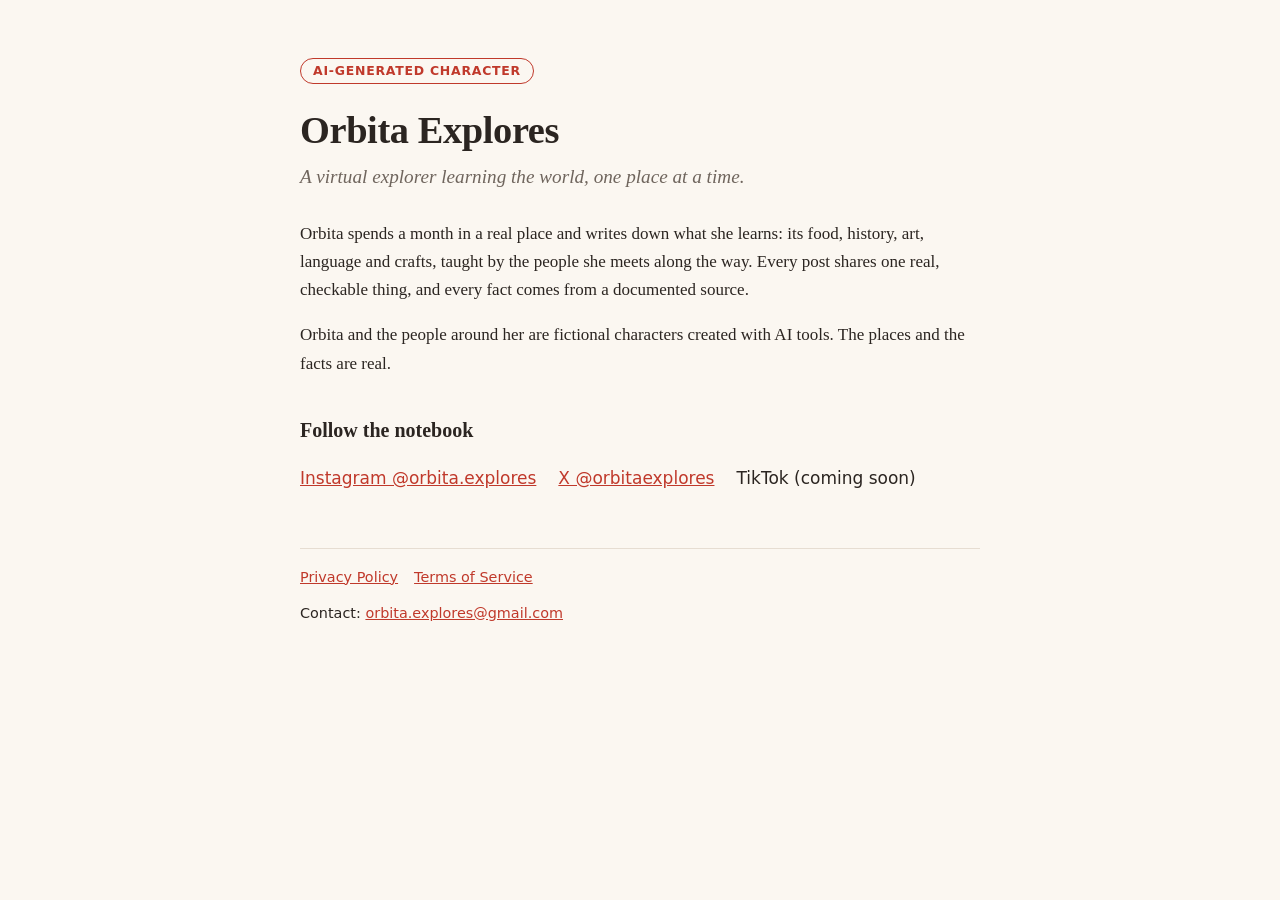
<file: index.html>
<!doctype html>
<html lang="en">
<head>
<meta charset="utf-8">
<meta name="viewport" content="width=device-width, initial-scale=1">
<title>Orbita Explores</title>
<meta name="description" content="Orbita is a virtual explorer who spends a month in a real place and learns something verifiable every day. AI-generated character.">
<link rel="stylesheet" href="style.css">
<link rel="icon" href="/favicon.ico" sizes="any">
<link rel="icon" type="image/png" sizes="32x32" href="/favicon-32.png">
<link rel="apple-touch-icon" href="/apple-touch-icon.png">
</head>
<body>
<main>
  <span class="badge">AI-generated character</span>
  <h1>Orbita Explores</h1>
  <p class="tagline">A virtual explorer learning the world, one place at a time.</p>

  <p>Orbita spends a month in a real place and writes down what she learns: its food, history, art, language and crafts, taught by the people she meets along the way. Every post shares one real, checkable thing, and every fact comes from a documented source.</p>
  <p>Orbita and the people around her are fictional characters created with AI tools. The places and the facts are real.</p>

  <h2>Follow the notebook</h2>
  <ul class="links">
    <li><a href="https://www.instagram.com/orbita.explores/">Instagram @orbita.explores</a></li>
    <li><a href="https://x.com/orbitaexplores">X @orbitaexplores</a></li>
    <li>TikTok (coming soon)</li>
  </ul>

  <footer>
    <a href="privacy.html">Privacy Policy</a><a href="terms.html">Terms of Service</a>
    <p>Contact: <a href="mailto:orbita.explores@gmail.com">orbita.explores@gmail.com</a></p>
  </footer>
</main>
</body>
</html>
</file>
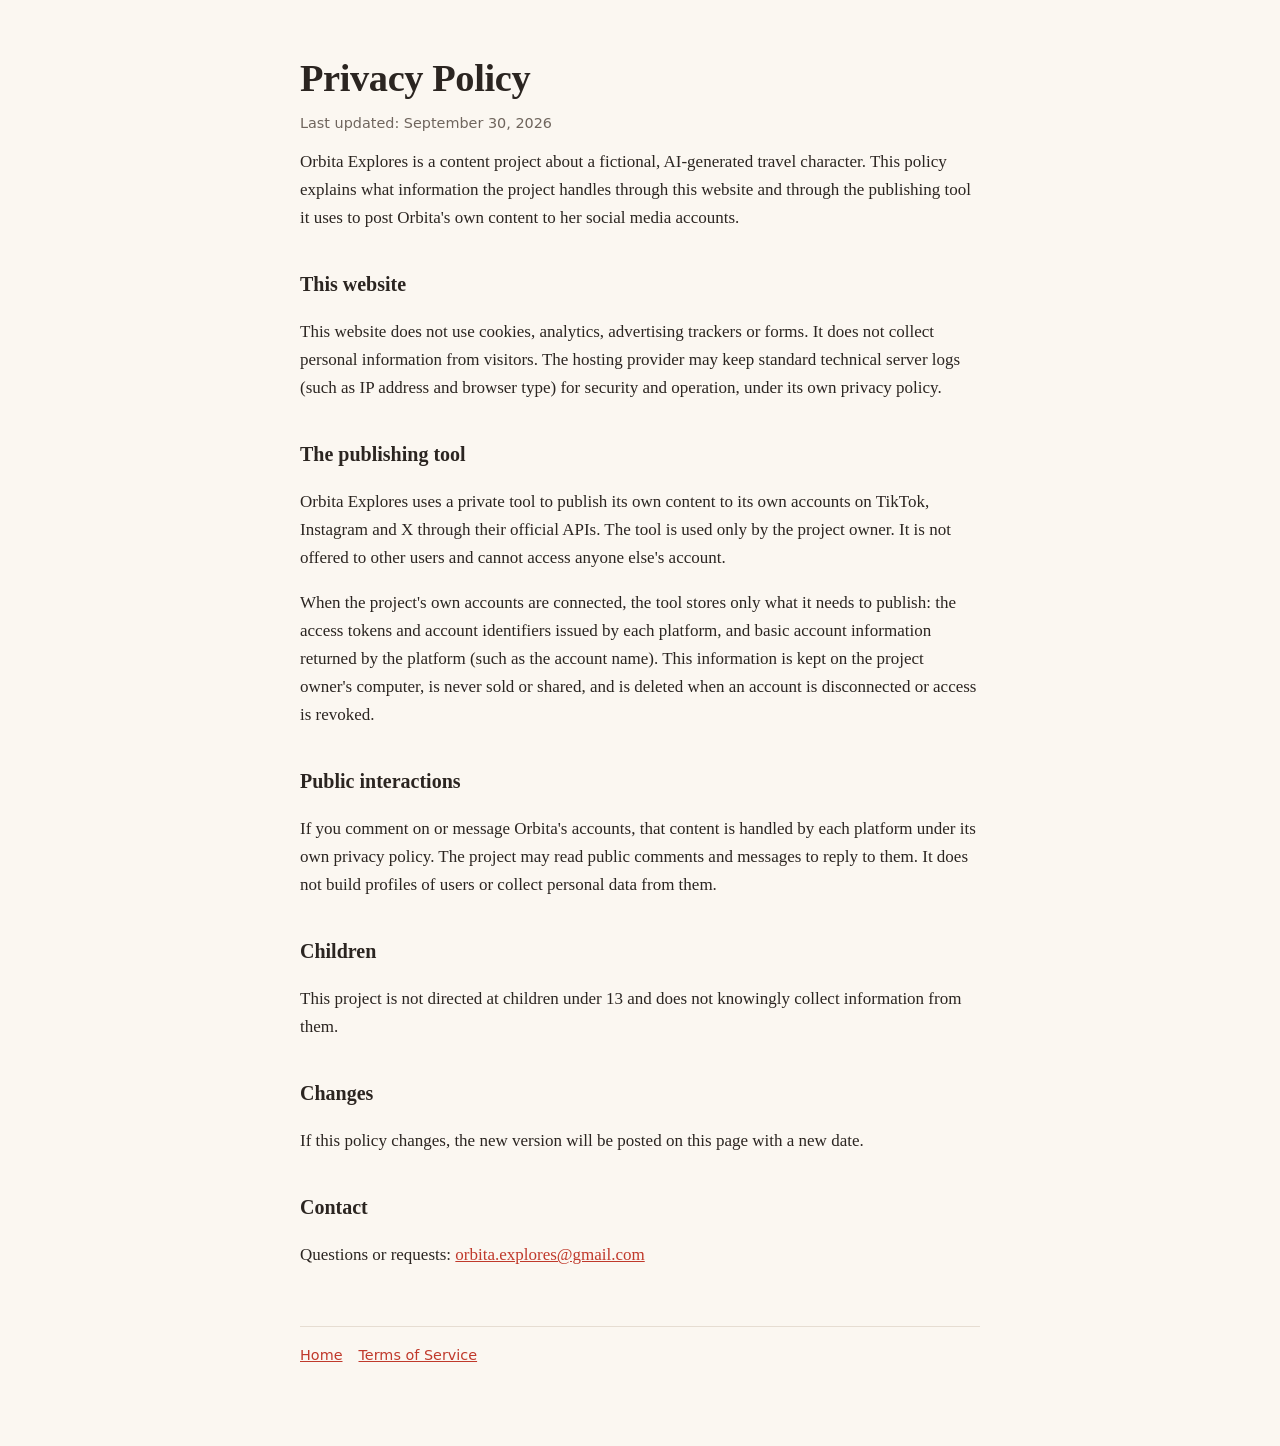
<file: privacy.html>
<!doctype html>
<html lang="en">
<head>
<meta charset="utf-8">
<meta name="viewport" content="width=device-width, initial-scale=1">
<title>Privacy Policy · Orbita Explores</title>
<link rel="stylesheet" href="style.css">
<link rel="icon" href="/favicon.ico" sizes="any">
<link rel="icon" type="image/png" sizes="32x32" href="/favicon-32.png">
<link rel="apple-touch-icon" href="/apple-touch-icon.png">
</head>
<body>
<main>
  <h1>Privacy Policy</h1>
  <p class="updated">Last updated: September 30, 2026</p>

  <p>Orbita Explores is a content project about a fictional, AI-generated travel character. This policy explains what information the project handles through this website and through the publishing tool it uses to post Orbita's own content to her social media accounts.</p>

  <h2>This website</h2>
  <p>This website does not use cookies, analytics, advertising trackers or forms. It does not collect personal information from visitors. The hosting provider may keep standard technical server logs (such as IP address and browser type) for security and operation, under its own privacy policy.</p>

  <h2>The publishing tool</h2>
  <p>Orbita Explores uses a private tool to publish its own content to its own accounts on TikTok, Instagram and X through their official APIs. The tool is used only by the project owner. It is not offered to other users and cannot access anyone else's account.</p>
  <p>When the project's own accounts are connected, the tool stores only what it needs to publish: the access tokens and account identifiers issued by each platform, and basic account information returned by the platform (such as the account name). This information is kept on the project owner's computer, is never sold or shared, and is deleted when an account is disconnected or access is revoked.</p>

  <h2>Public interactions</h2>
  <p>If you comment on or message Orbita's accounts, that content is handled by each platform under its own privacy policy. The project may read public comments and messages to reply to them. It does not build profiles of users or collect personal data from them.</p>

  <h2>Children</h2>
  <p>This project is not directed at children under 13 and does not knowingly collect information from them.</p>

  <h2>Changes</h2>
  <p>If this policy changes, the new version will be posted on this page with a new date.</p>

  <h2>Contact</h2>
  <p>Questions or requests: <a href="mailto:orbita.explores@gmail.com">orbita.explores@gmail.com</a></p>

  <footer>
    <a href="index.html">Home</a><a href="terms.html">Terms of Service</a>
  </footer>
</main>
</body>
</html>
</file>
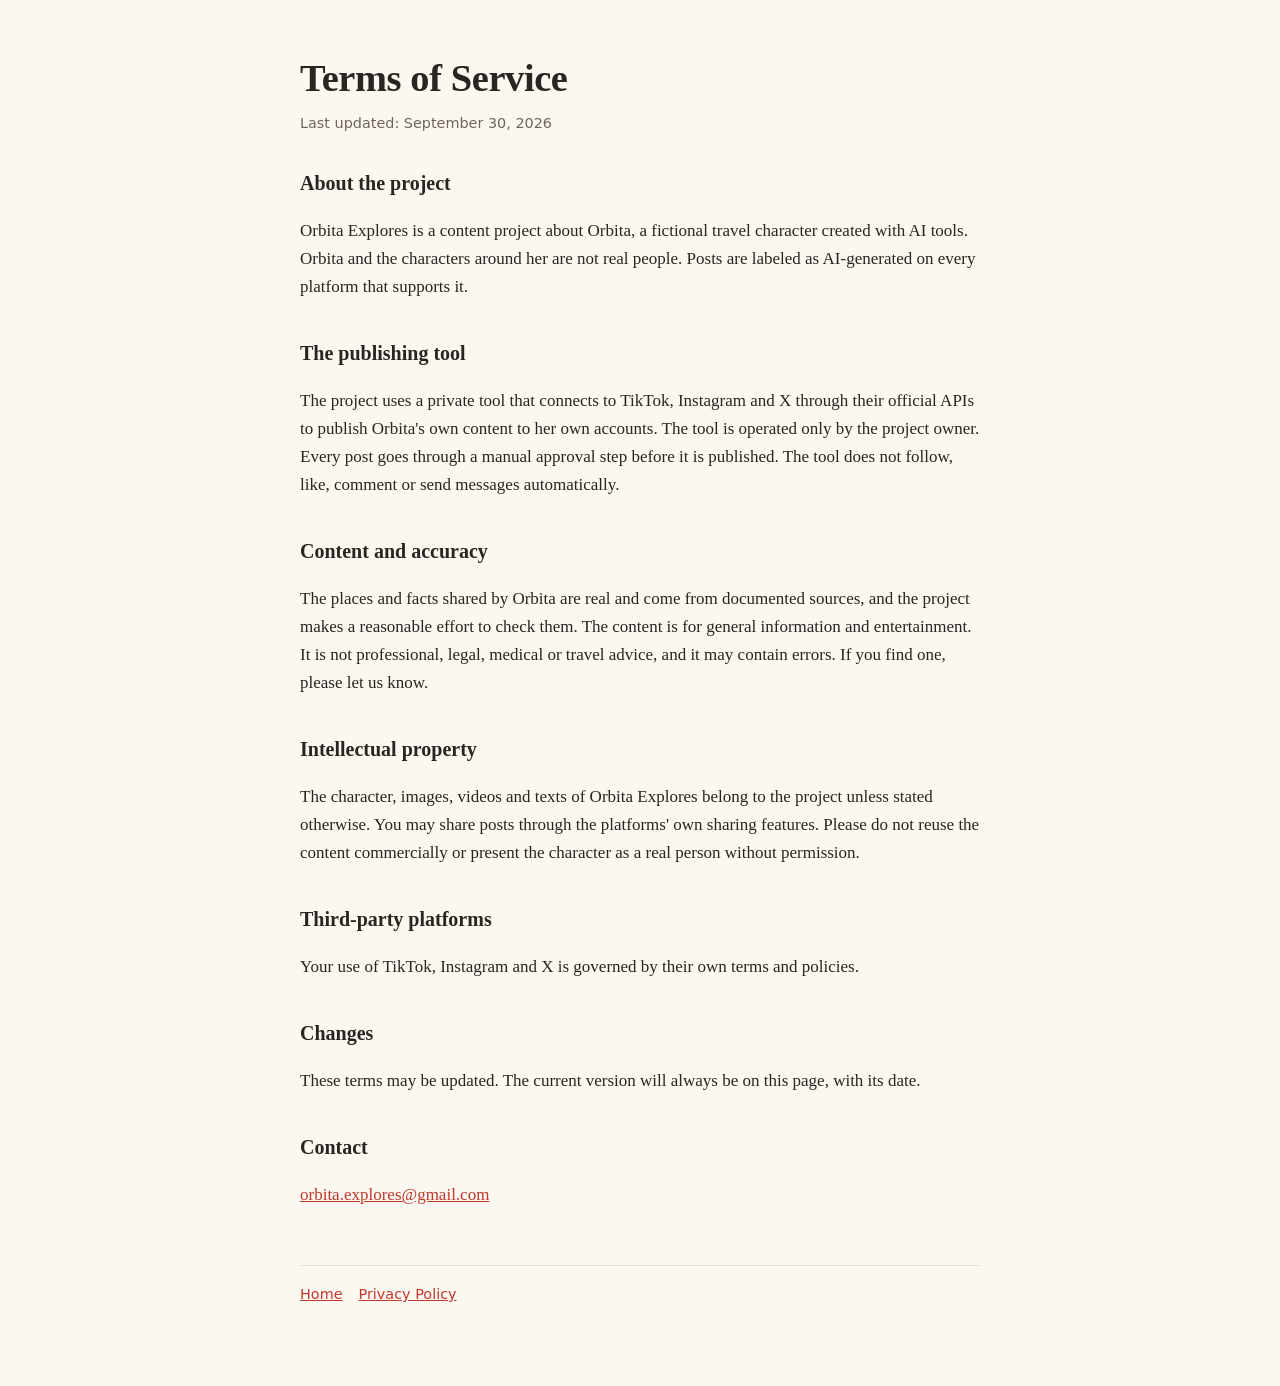
<file: terms.html>
<!doctype html>
<html lang="en">
<head>
<meta charset="utf-8">
<meta name="viewport" content="width=device-width, initial-scale=1">
<title>Terms of Service · Orbita Explores</title>
<link rel="stylesheet" href="style.css">
<link rel="icon" href="/favicon.ico" sizes="any">
<link rel="icon" type="image/png" sizes="32x32" href="/favicon-32.png">
<link rel="apple-touch-icon" href="/apple-touch-icon.png">
</head>
<body>
<main>
  <h1>Terms of Service</h1>
  <p class="updated">Last updated: September 30, 2026</p>

  <h2>About the project</h2>
  <p>Orbita Explores is a content project about Orbita, a fictional travel character created with AI tools. Orbita and the characters around her are not real people. Posts are labeled as AI-generated on every platform that supports it.</p>

  <h2>The publishing tool</h2>
  <p>The project uses a private tool that connects to TikTok, Instagram and X through their official APIs to publish Orbita's own content to her own accounts. The tool is operated only by the project owner. Every post goes through a manual approval step before it is published. The tool does not follow, like, comment or send messages automatically.</p>

  <h2>Content and accuracy</h2>
  <p>The places and facts shared by Orbita are real and come from documented sources, and the project makes a reasonable effort to check them. The content is for general information and entertainment. It is not professional, legal, medical or travel advice, and it may contain errors. If you find one, please let us know.</p>

  <h2>Intellectual property</h2>
  <p>The character, images, videos and texts of Orbita Explores belong to the project unless stated otherwise. You may share posts through the platforms' own sharing features. Please do not reuse the content commercially or present the character as a real person without permission.</p>

  <h2>Third-party platforms</h2>
  <p>Your use of TikTok, Instagram and X is governed by their own terms and policies.</p>

  <h2>Changes</h2>
  <p>These terms may be updated. The current version will always be on this page, with its date.</p>

  <h2>Contact</h2>
  <p><a href="mailto:orbita.explores@gmail.com">orbita.explores@gmail.com</a></p>

  <footer>
    <a href="index.html">Home</a><a href="privacy.html">Privacy Policy</a>
  </footer>
</main>
</body>
</html>
</file>
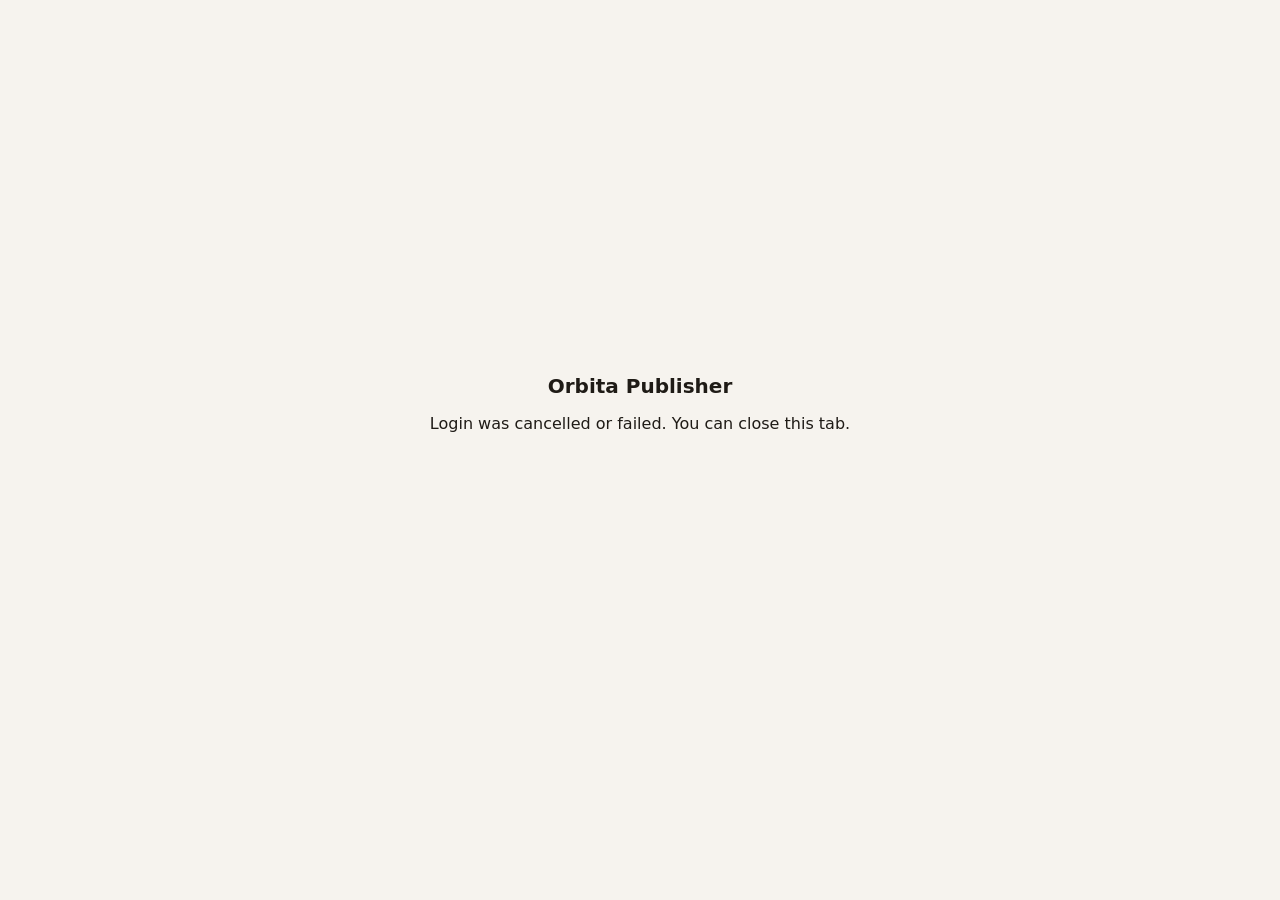
<file: tiktok-callback.html>
<!doctype html><html lang="en"><meta charset="utf-8"><meta name="viewport" content="width=device-width,initial-scale=1">
<link rel="icon" href="/favicon.ico" sizes="any">
<link rel="icon" type="image/png" sizes="32x32" href="/favicon-32.png">
<link rel="apple-touch-icon" href="/apple-touch-icon.png">
<title>Orbita Publisher · TikTok login</title>
<body style="font:16px system-ui,sans-serif;background:#f6f3ee;color:#1f1b16;display:grid;place-items:center;min-height:90vh;margin:0">
<div style="max-width:440px;padding:24px;text-align:center">
<h1 style="font-size:20px">Orbita Publisher</h1>
<p id="m">Finishing TikTok login…</p>
</div>
<script>
// TikTok devuelve el código de autorización a esta página pública; el panel corre en la PC del dueño (scripts/tiktok_panel.py).
// No guarda ni muestra nada: reenvía code y state al panel local, que es el único que conoce el client secret.
const q = location.search;
if (new URLSearchParams(q).has("code")) location.replace("http://127.0.0.1:8765/callback" + q);
else document.getElementById("m").textContent = "Login was cancelled or failed. You can close this tab.";
</script></body></html>
</file>
<file: style.css>
:root {
  --bg: #fbf7f1;
  --text: #2b2521;
  --muted: #6f655d;
  --accent: #c0392b;
  --line: #e6ddd2;
}
@media (prefers-color-scheme: dark) {
  :root { --bg: #1d1a18; --text: #efe8e0; --muted: #b3a89d; --accent: #e8665a; --line: #3a342f; }
}
* { box-sizing: border-box; }
body {
  margin: 0; background: var(--bg); color: var(--text);
  font: 17px/1.65 Georgia, "Iowan Old Style", "Times New Roman", serif;
}
main { max-width: 720px; margin: 0 auto; padding: 56px 20px 80px; }
h1 { font-size: 2.4rem; line-height: 1.15; margin: 0 0 8px; letter-spacing: -0.01em; }
h2 { font-size: 1.25rem; margin: 36px 0 8px; }
p, li { color: var(--text); }
.tagline { font-size: 1.2rem; color: var(--muted); margin: 0 0 28px; font-style: italic; }
.badge {
  display: inline-block; font: 600 0.78rem/1 system-ui, sans-serif; letter-spacing: 0.06em;
  text-transform: uppercase; color: var(--accent); border: 1px solid var(--accent);
  border-radius: 999px; padding: 6px 12px; margin-bottom: 24px;
}
a { color: var(--accent); }
ul.links { list-style: none; padding: 0; display: flex; flex-wrap: wrap; gap: 10px 22px; font-family: system-ui, sans-serif; }
footer { margin-top: 56px; padding-top: 18px; border-top: 1px solid var(--line); font: 0.9rem/1.5 system-ui, sans-serif; color: var(--muted); }
footer a { margin-right: 16px; }
.updated { font: 0.9rem system-ui, sans-serif; color: var(--muted); }
</file>
